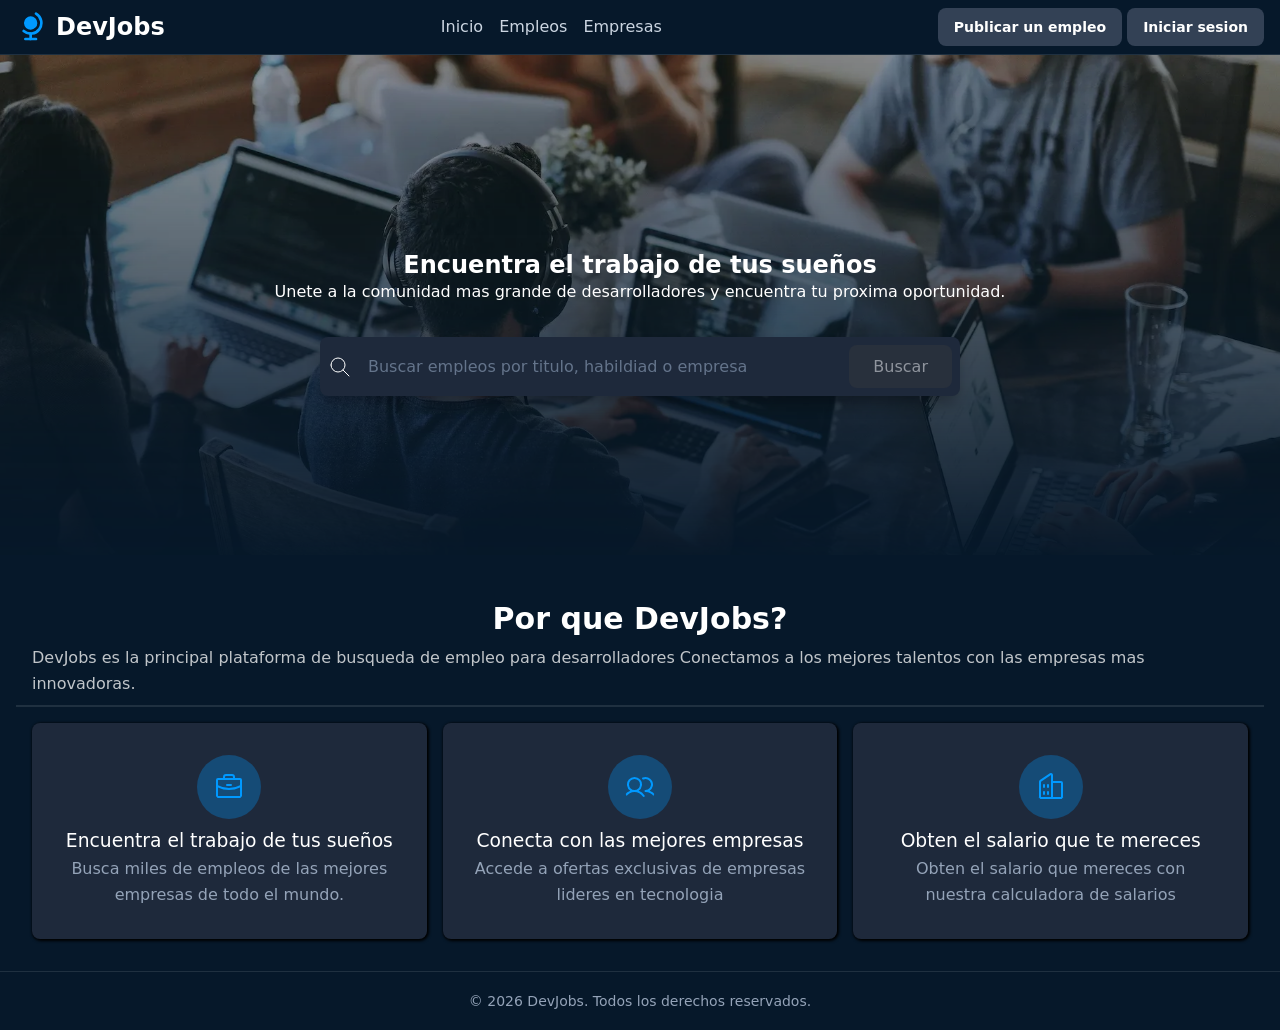
<file: index.html>
<!doctype html>

<html lang="es">
  <!--esto es un elemento, aqui pueden ir cosas dentro, todo el codigo ira aqui dentro-->

  <head>
    <title>DevJobs - Inicio</title>
    <meta charset="UTF-8" | />
    <meta
      name="description"
      content="Encuentra las mejores ofertas de trabajo 
    para desarrolladores en DevJobs."
    />

    <link rel="stylesheet" href="./styles.css" />
  </head>

  <body>
    <header>
      <h1>
        <svg
          xmlns="http://www.w3.org/2000/svg"
          width="24"
          height="24"
          viewBox="0 0 24 24"
          fill="currentColor"
          class="icon icon-tabler icons-tabler-filled icon-tabler-globe"
        >
          <path stroke="none" d="M0 0h24v24H0z" fill="none" />
          <path
            d="M11 4a5 5 0 1 1 -4.995 5.217l-.005 -.217l.005 -.217a5 5 0 0 1 4.995 -4.783z"
          />
          <path
            d="M14.133 1.502a1 1 0 0 1 1.365 -.369a9.015 9.015 0 1 1 -10.404 14.622a1 1 0 1 1 1.312 -1.51a7.015 7.015 0 1 0 8.096 -11.378a1 1 0 0 1 -.369 -1.365z"
          />
          <path
            d="M11 16a1 1 0 0 1 .993 .883l.007 .117v4a1 1 0 0 1 -1.993 .117l-.007 -.117v-4a1 1 0 0 1 1 -1z"
          />
          <path
            d="M15 20a1 1 0 0 1 .117 1.993l-.117 .007h-8a1 1 0 0 1 -.117 -1.993l.117 -.007h8z"
          />
        </svg>

        DevJobs
      </h1>

      <nav>
        <a href="./index.html">Inicio</a>
        <a href="./empleos.html">Empleos</a>
        <a href="./empresas.html">Empresas</a>
      </nav>
      <div>
        <a href="">Publicar un empleo</a>
        <a href="">Iniciar sesion</a>
      </div>
    </header>
    <main>
      <section>
        <img src="./background.webp" width="200" | />
        <h1>Encuentra el trabajo de tus sueños</h1>

        <p>
          Unete a la comunidad mas grande de desarrolladores y encuentra tu
          proxima oportunidad.
        </p>

        <form role="search">
          <div>
            <svg
              xmlns="http://www.w3.org/2000/svg"
              width="24"
              height="24"
              viewBox="0 0 24 24"
              fill="none"
              stroke="currentColor"
              stroke-width="1"
              stroke-linecap="round"
              stroke-linejoin="round"
              class="icon icon-tabler icons-tabler-outline icon-tabler-search"
            >
              <path stroke="none" d="M0 0h24v24H0z" fill="none" />
              <path d="M3 10a7 7 0 1 0 14 0a7 7 0 1 0 -14 0" />
              <path d="M21 21l-6 -6" />
            </svg>
            <input
              required
              type="text"
              placeholder="Buscar empleos por titulo, habildiad o empresa"
            />

            <button disabled="submit">Buscar</button>
          </div>
        </form>
      </section>

      <section>
        <header>
          <h2>Por que DevJobs?</h2>
          <p>
            DevJobs es la principal plataforma de busqueda de empleo para
            desarrolladores Conectamos a los mejores talentos con las empresas
            mas innovadoras.
          </p>
        </header>

        <footer>
          <article>
            <svg
              fill="currentColor"
              height="32"
              viewBox="0 0 256 256"
              width="32"
              xmlns="http://www.w3.org/2000/svg"
              aria-hidden="true"
            >
              <path
                d="M216,56H176V48a24,24,0,0,0-24-24H104A24,24,0,0,0,80,48v8H40A16,16,0,0,0,24,72V200a16,16,0,0,0,16,16H216a16,16,0,0,0,16-16V72A16,16,0,0,0,216,56ZM96,48a8,8,0,0,1,8-8h48a8,8,0,0,1,8,8v8H96ZM216,72v41.61A184,184,0,0,1,128,136a184.07,184.07,0,0,1-88-22.38V72Zm0,128H40V131.64A200.19,200.19,0,0,0,128,152a200.25,200.25,0,0,0,88-20.37V200ZM104,112a8,8,0,0,1,8-8h32a8,8,0,0,1,0,16H112A8,8,0,0,1,104,112Z"
              ></path>
            </svg>
            <h3>Encuentra el trabajo de tus sueños</h3>
            <p>
              Busca miles de empleos de las mejores empresas de todo el mundo.
            </p>
          </article>

          <article>
            <svg
              fill="currentColor"
              height="32"
              viewBox="0 0 256 256"
              width="32"
              xmlns="http://www.w3.org/2000/svg"
              aria-hidden="true"
            >
              <path
                d="M117.25,157.92a60,60,0,1,0-66.5,0A95.83,95.83,0,0,0,3.53,195.63a8,8,0,1,0,13.4,8.74,80,80,0,0,1,134.14,0,8,8,0,0,0,13.4-8.74A95.83,95.83,0,0,0,117.25,157.92ZM40,108a44,44,0,1,1,44,44A44.05,44.05,0,0,1,40,108Zm210.14,98.7a8,8,0,0,1-11.07-2.33A79.83,79.83,0,0,0,172,168a8,8,0,0,1,0-16,44,44,0,1,0-16.34-84.87,8,8,0,1,1-5.94-14.85,60,60,0,0,1,55.53,105.64,95.83,95.83,0,0,1,47.22,37.71A8,8,0,0,1,250.14,206.7Z"
              ></path>
            </svg>
            <h3>Conecta con las mejores empresas</h3>
            <p>Accede a ofertas exclusivas de empresas lideres en tecnologia</p>
          </article>

          <article>
            <svg
              fill="currentColor"
              height="32"
              viewBox="0 0 256 256"
              width="32"
              xmlns="http://www.w3.org/2000/svg"
              aria-hidden="true"
            >
              <path
                d="M240,208H224V96a16,16,0,0,0-16-16H144V32a16,16,0,0,0-24.88-13.32L39.12,72A16,16,0,0,0,32,85.34V208H16a8,8,0,0,0,0,16H240a8,8,0,0,0,0-16ZM208,96V208H144V96ZM48,85.34,128,32V208H48ZM112,112v16a8,8,0,0,1-16,0V112a8,8,0,1,1,16,0Zm-32,0v16a8,8,0,0,1-16,0V112a8,8,0,1,1,16,0Zm0,56v16a8,8,0,0,1-16,0V168a8,8,0,0,1,16,0Zm32,0v16a8,8,0,0,1-16,0V168a8,8,0,0,1,16,0Z"
              ></path>
            </svg>
            <h3>Obten el salario que te mereces</h3>
            <p>
              Obten el salario que mereces con nuestra calculadora de salarios
            </p>
          </article>
        </footer>
      </section>
    </main>
    <footer>
      <small>&copy; 2026 DevJobs. Todos los derechos reservados.</small>
    </footer>
  </body>
</html>
</file>
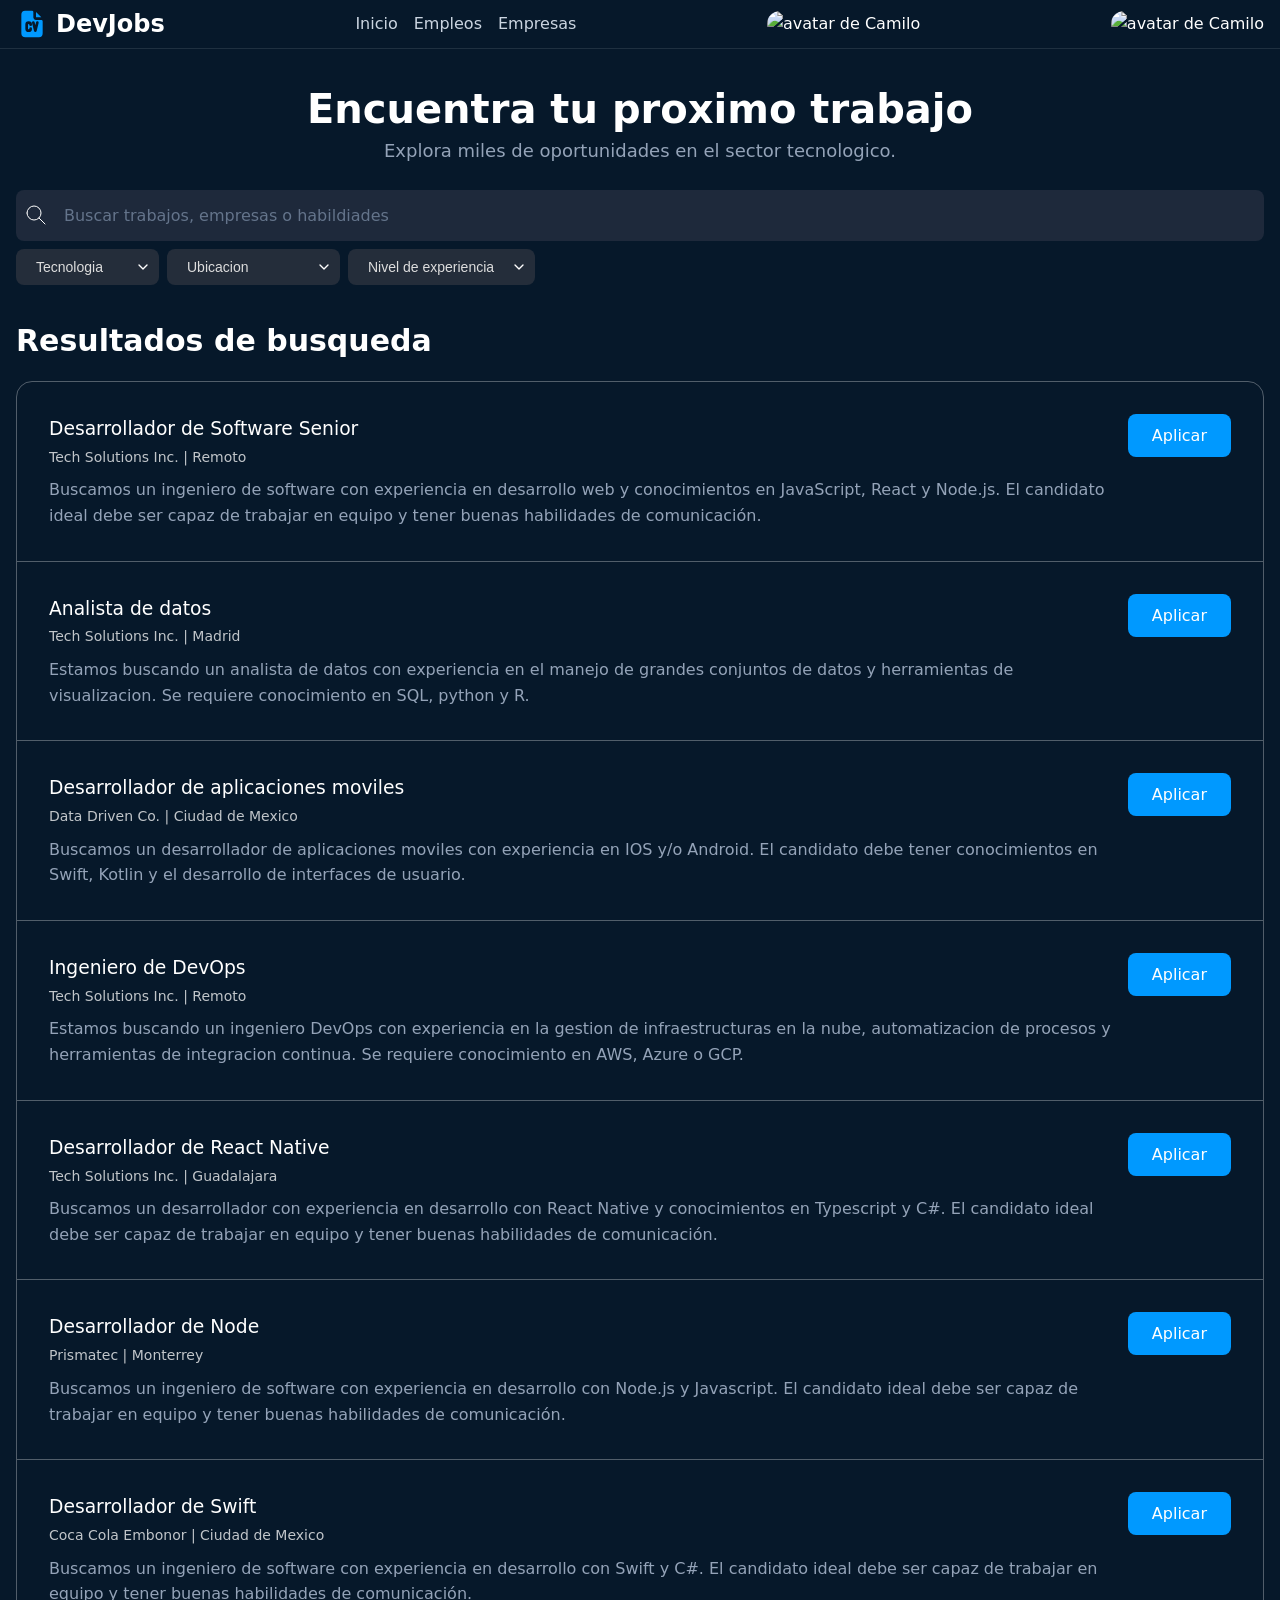
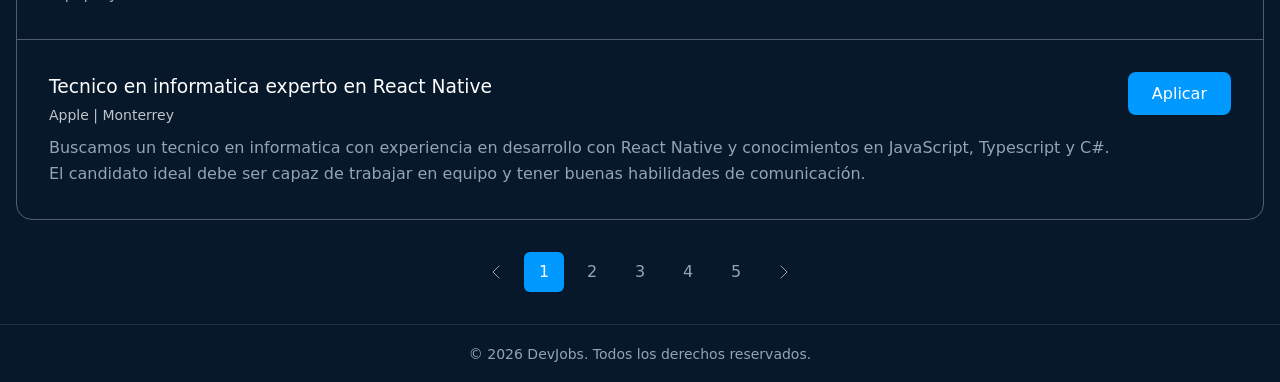
<file: empleos.html>
<!doctype html>

<html lang="es">
  <head>
    <title>DevJobs - Empleos</title>
    <meta charset="UTF-8" | />
    <meta
      name="description"
      content="Ocupando el buscador podras
    acceder a las mejores ofertas de trabajo."
    />

    <link rel="stylesheet" href="styles.css" />

    <script type="module" src="main.js"></script>
  </head>

  <body>
    <header>
      <h1>
        <svg
          xmlns="http://www.w3.org/2000/svg"
          width="24"
          height="24"
          viewBox="0 0 24 24"
          fill="currentColor"
          class="icon icon-tabler icons-tabler-filled icon-tabler-file-cv"
        >
          <path stroke="none" d="M0 0h24v24H0z" fill="none" />
          <path
            d="M12 2l.117 .007a1 1 0 0 1 .876 .876l.007 .117v4l.005 .15a2 2 0 0 0 1.838 1.844l.157 .006h4l.117 .007a1 1 0 0 1 .876 .876l.007 .117v9a3 3 0 0 1 -2.824 2.995l-.176 .005h-10a3 3 0 0 1 -2.995 -2.824l-.005 -.176v-14a3 3 0 0 1 2.824 -2.995l.176 -.005zm-2.5 8a2.5 2.5 0 0 0 -2.5 2.5v3a2.5 2.5 0 1 0 5 0a1 1 0 0 0 -2 0a.5 .5 0 1 1 -1 0v-3a.5 .5 0 1 1 1 0a1 1 0 0 0 2 0a2.5 2.5 0 0 0 -2.5 -2.5m6.743 .03a1 1 0 0 0 -1.213 .727l-.53 2.119l-.53 -2.119a1 1 0 1 0 -1.94 .486l1.5 6c.252 1.01 1.688 1.01 1.94 0l1.5 -6a1 1 0 0 0 -.727 -1.213m-1.244 -7.031l4.001 4.001h-4z"
          />
        </svg>
        DevJobs
      </h1>

      <nav>
        <a href="./index.html">Inicio</a>
        <!--target="blank" abre nueva pestana rel= "noopener noreferrer" no 
    puede volver atras a la pagina de la que viene-->
        <a href="./empleos.html">Empleos</a>
        <a href="./empresas.html">Empresas</a>
      </nav>

      <div>
        <devjobs-avatar
          service="google"
          username="google.com"
          size="32"
        ></devjobs-avatar>
      </div>

      <div>
        <devjobs-avatar
          service="github"
          username="CodeDonga"
          size="32"
        ></devjobs-avatar>
      </div>
    </header>

    <main>
      <section class="jobs-search">
        <h1>Encuentra tu proximo trabajo</h1>
        <p>Explora miles de oportunidades en el sector tecnologico.</p>

        <form id="empleos-search-form" role="search">
          <div class="search-bar">
            <svg
              xmlns="http://www.w3.org/2000/svg"
              width="24"
              height="24"
              viewBox="0 0 24 24"
              fill="none"
              stroke="currentColor"
              stroke-width="1"
              stroke-linecap="round"
              stroke-linejoin="round"
              class="icon icon-tabler icons-tabler-outline icon-tabler-search"
            >
              <path stroke="none" d="M0 0h24v24H0z" fill="none" />
              <path d="M3 10a7 7 0 1 0 14 0a7 7 0 1 0 -14 0" />
              <path d="M21 21l-6 -6" />
            </svg>

            <input
              name="search"
              id="empleos-search-input"
              required
              type="text"
              placeholder="Buscar trabajos, empresas o habildiades"
            />
          </div>

          <div class="search-filters">
            <select name="technology" id="filter-technology">
              <optgroup label="Tecnologias populares">
                <option value="">Tecnologia</option>
                <option value="java">Java</option>
                <option value="react">React</option>
                <option value="nodejs">Node.js</option>
                <option value="javascript">JavaScript</option>
              </optgroup>
              <hr />
              <option value="c#">C#</option>
              <option value="typescript">Typescript</option>
              <hr />
              <option value="react">React Native</option>
              <option value="swift">Swift</option>
              <option value="kotlin">Kotlin</option>
            </select>

            <select name="location" id="filter-location">
              <option value="">Ubicacion</option>
              <option value="remoto">Remoto</option>
              <option value="cdmx">Ciudad de Mexico</option>
              <option value="guadalajara">Guadalajara</option>
              <option value="monterrey">Monterrey</option>
              <option value="barcelona">Barcelona</option>
            </select>

            <select name="experience-level" id="filter-experience">
              <option value="">Nivel de experiencia</option>
              <option value="junior">Junior</option>
              <option value="mid">Mid-level</option>
              <option value="senior">Senior</option>
              <option value="lead">Lead</option>
            </select>
          </div>
        </form>

        <span id="filter-selected-value"></span>
      </section>

      <section>
        <h2>Resultados de busqueda</h2>

        <div class="jobs-listings"></div>

        <nav class="pagination">
          <a href="#"
            ><svg
              xmlns="http://www.w3.org/2000/svg"
              width="24"
              height="24"
              viewBox="0 0 24 24"
              fill="none"
              stroke="currentColor"
              stroke-width="1"
              stroke-linecap="round"
              stroke-linejoin="round"
              class="icon icon-tabler icons-tabler-outline icon-tabler-chevron-left"
            >
              <path stroke="none" d="M0 0h24v24H0z" fill="none" />
              <path d="M15 6l-6 6l6 6" /></svg
          ></a>
          <a href="#" class="is-active">1</a>
          <a href="#">2</a>
          <a href="#">3</a>
          <a href="#">4</a>
          <a href="#">5</a>
          <a href="#"
            ><svg
              xmlns="http://www.w3.org/2000/svg"
              width="24"
              height="24"
              viewBox="0 0 24 24"
              fill="none"
              stroke="currentColor"
              stroke-width="1"
              stroke-linecap="round"
              stroke-linejoin="round"
              class="icon icon-tabler icons-tabler-outline icon-tabler-chevron-right"
            >
              <path stroke="none" d="M0 0h24v24H0z" fill="none" />
              <path d="M9 6l6 6l-6 6" /></svg
          ></a>
        </nav>
      </section>
    </main>

    <footer>
      <small>&copy; 2026 DevJobs. Todos los derechos reservados.</small>
    </footer>
  </body>
</html>
</file>
<file: styles.css>
* {
  margin: 0;
  padding: 0;
  box-sizing: border-box;
}






:root {
  --primary: #32373d;
  --primary-dark: #0a3d66;
  --primary-hover: #0d5ba8;
  --primary-light: #09f;
  --background: #06182a;
  --text-primary: #ffffff;
  --text-secondary: #cbd5e1;
  --text-muted: #94a3b8;
  --border: rgba(255, 255, 255, 0.1);
  --card-bg: #1e293b;
  --shadow: rgba(0, 0, 0, 0.3);
  --input-bg: #1e293b;
  --hsla-example: hsla(210, 100%, 56%, 1);
}










@font-face {
  font-family: 'Inter Variable';
  font-style: normal;
  font-display: swap;
  font-weight: 100 900;
  src: url(https://cdn.jsdelivr.net/fontsource/fonts/inter:vf@latest/latin-wght-normal.woff2) format('woff2-variations');
  unicode-range: U+0000-00FF, U+0131, U+0152-0153, U+02BB-02BC, U+02C6, U+02DA, U+02DC, U+0304, U+0308, U+0329, U+2000-206F, U+20AC, U+2122, U+2191, U+2193, U+2212, U+2215, U+FEFF, U+FFFD;
}










body {
  font-family: system-ui;
  background-color: var(--background);
  color: var(--text-primary);
  min-height: 100vh;
  display: flex;
  flex-direction: column;
  line-height: 1.6;
}



select {
  padding: 0.625rem 1.25rem;
  background-color: #242d3a;
  border: 0;
  border-radius: 0.5rem;
  font-size: 0.875rem;
  color: #ddd;
  cursor: pointer;
  transition: all 0.2s;
  appearance: none;
  background-image: url("data:image/svg+xml,%3Csvg xmlns='http://www.w3.org/2000/svg' width='16' height='16' viewBox='0 0 24 24' fill='none' stroke='white' stroke-width='2' stroke-linecap='round' stroke-linejoin='round'%3E%3Cpolyline points='6 9 12 15 18 9'/%3E%3C/svg%3E");
  background-repeat: no-repeat;
  background-position: right 0.5rem center;
  padding-right: 2.5rem;

  &:hover {
    background-color: var(--primary-hover);
    color: white;   
  }

  &:focus {
    outline: 2px solid #1173d4;
    outline-offset: 2px;
  }
}









/* Títulos principales */
h1 {
  font-size: 1.5rem;
  line-height: 1.2;
  text-wrap: balance;
  display: flex;
  align-items: center;
  gap: 0.5rem;

  svg{
    width: 2rem;
    height: 2rem;
    color: var(--primary-light);
  }
}



h1+p {
  text-wrap: balance;
  margin-bottom: 2rem
}

/* Header */
header {
  border-bottom: 1px solid var(--border);
  background: var(--background);
  padding: .5rem 1rem;
  display: flex;
  align-items: center;
  justify-content: space-between;
  gap: 2rem;

  h2 {
    font-size: 1.25rem;
    font-weight: 700;
    color: var(--text-primary);
  }
}

/* Navegación del header a otras páginas */
nav {
  align-items: center;
  gap: 1rem;
  display: flex;

  a {
    text-decoration: none;
    color: var(--text-secondary);
    transition: color 0.2s;
    font-weight: 500;

    &:hover,
    &:focus {
      color: var(--primary);
      outline: none;
    }
  }
}

/* Botones del Header */
header div a {
  padding: 0.5rem 1rem;
  border-radius: 0.5rem;
  background-color: #334155;
  color: var(--text-primary);
  display: inline-block;
  font-size: 0.875rem;
  font-weight: 700;
  text-decoration: none;
  /* TODO */
}

/* Hero */
main>section:nth-child(1) {
  height: 500px;
  text-align: center;
  display: flex;
  flex-direction: column;
  justify-content: center;
  align-items: center;

  h1 {
    padding-top: 36px;
  }

  &>img {
    position: absolute;
    width: 100%;
    height: 100%;
    object-fit: cover;
    z-index: -1;
    left: 0;
    right: 0;
    mask-image: linear-gradient(to bottom, rgba(16, 25, 34, 1) 5%, rgba(16, 25, 34, 0) 80%);
  }
}

/* Formulario de Búsqueda */
form {
  max-width: 42rem;
  width: 100%;
  margin: 0 auto;
  padding-inline: 1rem;
}

form>div {
  display: flex;
  align-items: center;
  background-color: var(--input-bg);
  border-radius: 0.5rem;
  box-shadow: 0 10px 15px -3px var(--shadow);
  padding: 0.5rem;
  gap: 0.5rem;
}

form span {
  padding-left: 0.75rem;
  color: var(--text-muted);
  display: flex;
  align-items: center;
  flex-shrink: 0;
}

form input[type="text"] {
  flex: 1;
  background: transparent;
  border: none;
  outline: none;
  color: var(--text-primary);
  padding: 0.75rem 0.5rem;
  font-size: 1rem;
  font-family: inherit;
}

form input[type="text"]::placeholder {
  color: #64748b;
}

button {
  padding: 0.75rem 1.5rem;
  border-radius: 0.5rem;
  background-color: var(--primary);
  color: white;
  font-weight: 400;
  border: none;
  cursor: pointer;
  transition: all 0.2s;
  font-family: inherit;
  font-size: 1rem;
  white-space: nowrap;

  &:hover,
  /* pseudo-clase que significa que el ratón está encima */
  &:focus {
    /* pseudo-clase que significa que el elemento tiene el foco */
    background-color: var(--primary-hover);
    outline: 2px solid white;
    outline-offset: 2px;
  }

  &:active {
    transform: scale(0.90)
  }
    /*clase que se aplica cuando estas clickeando el boton*/
  &:disabled{
    opacity: 0.5;
    pointer-events: none;
  }
}

/* Features Section */
main>section:nth-child(2) {
  padding-inline: 1rem;
  background-color: var(--background);
  padding-top: 2rem;

  &>header {
    gap: 2px;
    flex-direction: column;

    h2 {
      margin-bottom: 0;
    }

    p {
      opacity: .75;
    }
  }

  &>div {
    max-width: 1280px;
    margin: 0 auto;
  }
}

main>section:nth-child(2) h2 {
  font-size: 1.875rem;
  font-weight: 700;
  color: var(--text-primary);
  margin-bottom: 1rem;
}

main>section:nth-child(2)>div>div:first-child>p {
  font-size: 1.125rem;
  color: var(--text-muted);
  max-width: 42rem;
  margin: 0 auto;
}

/* Grid de Features */
main > section:nth-child(2) footer { /* sel > dice que el section debe ser un hijo inmediato del main*/
  display: grid;
  grid-template-columns: repeat(auto-fit, minmax(280px, 1fr));
  gap: 16px;
}

@media(width >= 640px){
  main > section:nth-child(2) footer {
    grid-template-columns: repeat(auto-fit, minmax (280px 1fr));
  } 
}

/* Jobs Search */
.jobs-search {
  margin: 0;
  padding: 0;
  height: auto !important;

  h1 {
    font-size: 2.5rem;
    margin-bottom: 0.25rem;
  }

  p {
    font-size: 1.125rem;
    color: var(--text-muted);
    margin-bottom: 1.5rem;
  }

  .search-bar {
    background: var(--input-bg);
    padding: 0.25rem 0.5rem;
  }

  .search-filters {
    display: flex;
    flex-wrap: wrap;
    margin-top: 0.5rem;
  }

  form {
    width: 100%;
    max-width: 1280px;
  }

  form div {
    background: none;
    box-shadow: none;
    padding: 0;
  }
}
/* estilos de la lista de busqueda de ejemplos de empleos  */
.jobs-listings {
  border: 1px solid rgba(255, 255, 255, 0.3);
  border-radius: 1rem;

  .job-listing-card {
    background: none;
    box-shadow: none;
    border-radius: 0;
    border-bottom: 1px solid rgba(255, 255, 255, 0.3);
    margin: 0;

    display: flex;
    align-items: start;
    gap: 1rem;

    &.is-hidden{
      display: none;
    }

    small {
      font-size: 0.875rem;
      opacity: 0.75;
    }

    p {
      margin-top: 0.5rem;
    }
    /* el ultimo hijo del articulo no tendra bordo abajo
        porque sino queda horrible le borde de abajo */
    &:last-child {
      border-bottom: none;
    }
  }
}

.button-apply-job{
  background: #09f;

  &.is-applied {
    background: #4caf50;
    pointer-events: none;
  }
}

.pagination{
  display: flex;
  justify-content: center;
  gap: 0.5rem;
  margin-block: 2rem;

  a {
    display: flex;
    align-items: center;
    justify-content: center;
    width: 2.5rem;
    height: 2.5rem;
    text-decoration: none;
    color: var(--text-muted);
    border-radius: 0.375rem;
    transition: all .3s;

    &:hover, &:focus {
      background-color: #fff;
    }

    &.is-active{
      background-color: var(--primary-light);
      color: white;
      pointer-events: none;
    }
  } 
}

/*CLASES DE PAGINA EMPRESA*/

.company-description{
  background-color: #07192a;
  border: none;
  border-radius: 0rem;
  max-width: 500px;
  margin: 0 auto;

  article {
    padding-block: 0.5rem;
    background: none;
    box-shadow: none;
    border-radius: 0;
    border-bottom: none;
    align-items: start;
    gap: 0rem;


    small {
      font-size: 0.875rem;
      opacity: 0.75;
    }

    .responsabilidades-requisitos{
      display: flex;
      align-items: first end;
      gap: 0.5rem;
    }

    p {
      font-size: 14px;
    }
    h3 {
      margin-bottom: 1rem;
    }
    /* el ultimo hijo del articulo no tendra bordo abajo
        porque sino queda horrible le borde de abajo */
  }

  article:nth-last-child(2) {
    border-bottom: 0.5px solid rgba(255, 255, 255, 0.3);
  }
}

#presentacion-empresa{
  display: flex;
  align-items: center;
  justify-content: space-between;
}

#seccion-final-empresa div {
  display: flex;
  justify-content: flex-end;
}

.section-empresas{
  max-width: 800px;
  margin: 0 auto;
  padding: 1rem;
}

.button-apply-company{
  background: #09f;

  &.is-applied {
    background: #4caf50;
    pointer-events: none;
  }
}


/* .company-description article {
  padding-bottom: 20px;
} */

.company-description article svg {
  color: var(--primary-light);
  background-color: transparent;
  width: 20px;
  height: 20px ;
  border-radius: 100%;
  padding: 0;

}
/* Feature Cards */
/* article {
  background-color: var(--card-bg);
  padding: 2rem;
  margin-bottom: 16px;
  border-radius: 0.5rem;                   
  box-shadow: 0px 1px 3px 0 var(--shadow); 

  svg {
    color: var(--primary-light);          
    background: rgba(0, 153, 255, 0.3);  
    border-radius: 9999px;               
    width: 64px;                         
    height: 64px;                        
    padding: 16px;                       
  }

  h3 {
    font-weight: 500;
  }

  p {
    color: var(--text-muted);
  }
} */

/* Footer */
footer {
  background-color: var(--background);
  border-top: 1px solid var(--border);
  text-align: center;
  padding: 16px;

  small {
    color: var(--text-muted);
    font-size: 0.875rem;
  }
}

article {
  background-color: var(--card-bg);
  padding: 2rem;
  margin-bottom: 16px;
  border-radius: 0.5rem;
  box-shadow: 1px 1px 3px 1px rgba(0, 0, 0, 1);

  svg {
    color: var(--primary-light);
    background: rgba(0, 153, 255, 0.3);
    width: 64px;
    height: 64px;
    border-radius: 100%;
    padding: 16px;
  }

  p {
    color: var(--text-muted);
  }

  h3{
    font-weight: 500;
  }
}
</file>
